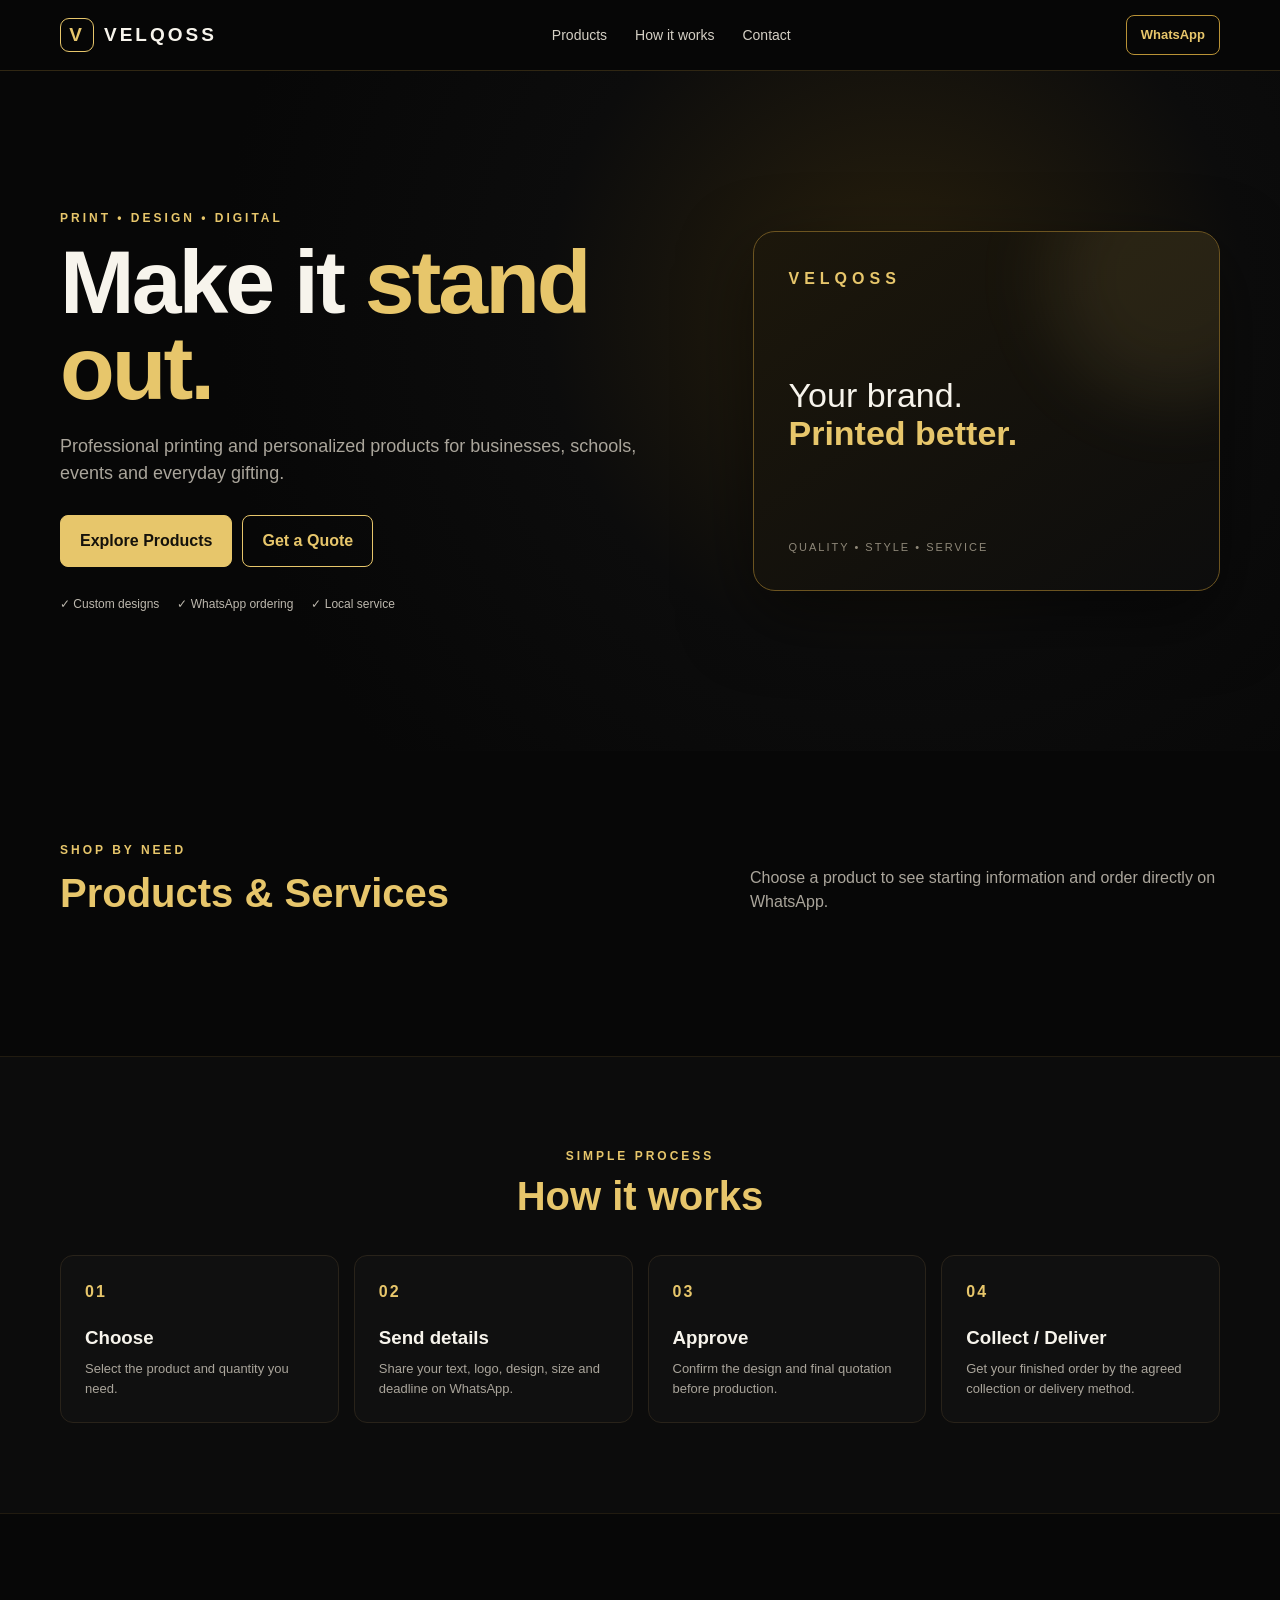
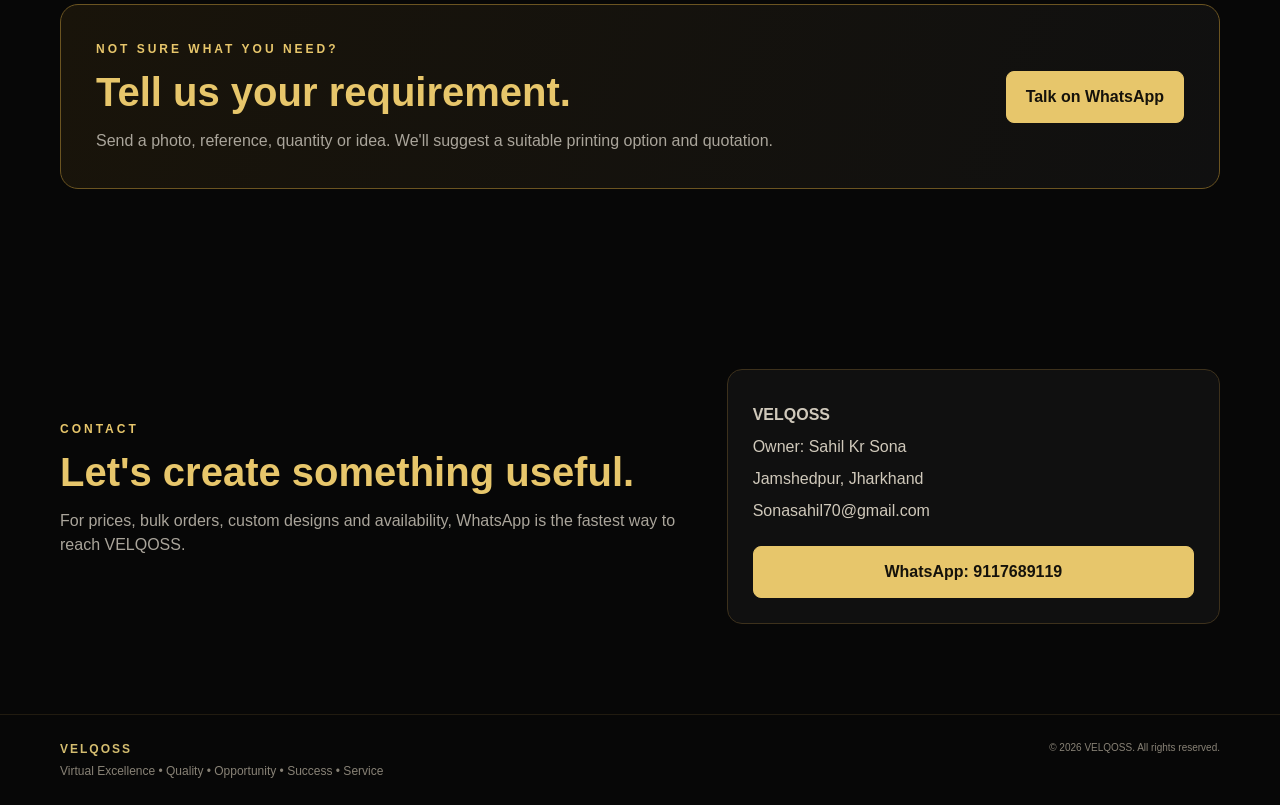
<file: index.html>
<!DOCTYPE html>
<html lang="en">
<head>
  <meta charset="UTF-8">
  <meta name="viewport" content="width=device-width, initial-scale=1.0">

  <title>VELQOSS | Print • Design • Digital</title>

  <meta name="description" content="VELQOSS — professional printing, personalized gifts, cards and digital design. Order easily on WhatsApp.">
  <meta name="theme-color" content="#080808">

  <link rel="stylesheet" href="styles.css">
</head>

<body>

<header class="site-header">
  <div class="container nav">

    <a class="brand" href="#">
      <span class="brand-mark">V</span>
      <span>VELQOSS</span>
    </a>

    <nav>
      <a href="#products">Products</a>
      <a href="#how">How it works</a>
      <a href="#contact">Contact</a>
    </nav>

    <a class="nav-wa" data-wa href="#">WhatsApp</a>

  </div>
</header>


<main>

  <!-- HERO -->
  <section class="hero">
    <div class="container hero-grid">

      <div>

        <div class="eyebrow">
          PRINT • DESIGN • DIGITAL
        </div>

        <h1>
          Make it <span>stand out.</span>
        </h1>

        <p class="hero-copy">
          Professional printing and personalized products for businesses,
          schools, events and everyday gifting.
        </p>

        <div class="hero-actions">

          <a class="btn primary" href="#products">
            Explore Products
          </a>

          <a class="btn secondary" data-wa href="#">
            Get a Quote
          </a>

        </div>

        <div class="trust-row">
          <span>✓ Custom designs</span>
          <span>✓ WhatsApp ordering</span>
          <span>✓ Local service</span>
        </div>

      </div>


      <div class="hero-card">

        <div class="shine"></div>

        <div class="mini-label">
          VELQOSS
        </div>

        <div class="hero-card-title">
          Your brand.<br>
          <b>Printed better.</b>
        </div>

        <div class="hero-card-bottom">
          QUALITY • STYLE • SERVICE
        </div>

      </div>

    </div>
  </section>



  <!-- PRODUCTS -->
  <section class="section" id="products">

    <div class="container">

      <div class="section-head">

        <div>

          <div class="eyebrow">
            SHOP BY NEED
          </div>

          <h2>
            Products & Services
          </h2>

        </div>

        <p>
          Choose a product to see starting information and order directly
          on WhatsApp.
        </p>

      </div>


      <!-- CATEGORY FILTERS -->
      <div id="filters" class="filters"></div>


      <!-- PRODUCT CATALOG -->
      <div id="catalog" class="catalog"></div>

    </div>

  </section>



  <!-- HOW IT WORKS -->
  <section class="section dark-section" id="how">

    <div class="container">

      <div class="section-head centered">

        <div class="eyebrow">
          SIMPLE PROCESS
        </div>

        <h2>
          How it works
        </h2>

      </div>


      <div class="steps">

        <article>
          <div class="step-no">01</div>
          <h3>Choose</h3>
          <p>
            Select the product and quantity you need.
          </p>
        </article>


        <article>
          <div class="step-no">02</div>
          <h3>Send details</h3>
          <p>
            Share your text, logo, design, size and deadline on WhatsApp.
          </p>
        </article>


        <article>
          <div class="step-no">03</div>
          <h3>Approve</h3>
          <p>
            Confirm the design and final quotation before production.
          </p>
        </article>


        <article>
          <div class="step-no">04</div>
          <h3>Collect / Deliver</h3>
          <p>
            Get your finished order by the agreed collection or delivery method.
          </p>
        </article>

      </div>

    </div>

  </section>



  <!-- QUOTE -->
  <section class="section">

    <div class="container quote-box">

      <div>

        <div class="eyebrow">
          NOT SURE WHAT YOU NEED?
        </div>

        <h2>
          Tell us your requirement.
        </h2>

        <p>
          Send a photo, reference, quantity or idea. We'll suggest a suitable
          printing option and quotation.
        </p>

      </div>


      <a class="btn primary" data-wa href="#">
        Talk on WhatsApp
      </a>

    </div>

  </section>



  <!-- CONTACT -->
  <section class="section contact-section" id="contact">

    <div class="container contact-grid">

      <div>

        <div class="eyebrow">
          CONTACT
        </div>

        <h2>
          Let's create something useful.
        </h2>

        <p class="muted">
          For prices, bulk orders, custom designs and availability,
          WhatsApp is the fastest way to reach VELQOSS.
        </p>

      </div>


      <div class="contact-card">

        <p>
          <b>VELQOSS</b>
        </p>

        <p>
          Owner: Sahil Kr Sona
        </p>

        <p>
          Jamshedpur, Jharkhand
        </p>

        <p>
          <a href="mailto:Sonasahil70@gmail.com">
            Sonasahil70@gmail.com
          </a>
        </p>

        <a class="btn primary full" data-wa href="#">
          WhatsApp: 9117689119
        </a>

      </div>

    </div>

  </section>

</main>



<!-- FOOTER -->
<footer>

  <div class="container footer-in">

    <div>

      <b>VELQOSS</b>

      <span>
        Virtual Excellence • Quality • Opportunity • Success • Service
      </span>

    </div>

    <small>
      © 2026 VELQOSS. All rights reserved.
    </small>

  </div>

</footer>



<!-- PRODUCTS DATA -->
<script src="products.js"></script>


<script>

  /* ==============================
     WHATSAPP
  ============================== */

  const WHATSAPP = "919117689119";


  function waLink(message) {

    return `https://wa.me/${WHATSAPP}?text=${encodeURIComponent(message)}`;

  }


  document.querySelectorAll("[data-wa]").forEach(el => {

    el.href = waLink(
      "Hello VELQOSS, I would like a quotation. Please share price, design options and details."
    );

  });



  /* ==============================
     CATALOG
  ============================== */

  const filtersEl =
    document.getElementById("filters");

  const catalogEl =
    document.getElementById("catalog");



  /* ==============================
     CATEGORIES
  ============================== */

  const categories = [
    { id: "all", name: "All" },
    ...CATEGORIES
  ];



  /* ==============================
     FILTERS
  ============================== */

  function renderFilters(active = "all") {

    filtersEl.innerHTML =
      categories.map(c =>

        `<button
          class="filter ${c.id === active ? "active" : ""}"
          data-filter="${c.id}">
          ${c.name}
        </button>`

      ).join("");


    filtersEl
      .querySelectorAll("[data-filter]")
      .forEach(btn => {

        btn.addEventListener("click", () => {

          renderCatalog(
            btn.dataset.filter
          );

        });

      });

  }



  /* ==============================
     PRODUCTS
  ============================== */

  function renderCatalog(category = "all") {

    renderFilters(category);


    const items =
      category === "all"
        ? PRODUCTS
        : PRODUCTS.filter(
            p => p.category === category
          );


    catalogEl.innerHTML = items.map(p => {

      const message =
        `Hello VELQOSS, I am interested in ${p.name}. Please send designs, current price, minimum quantity and delivery/collection details.`;


      return `

        <article class="product-card">


          <!-- PRODUCT IMAGE -->

          <div class="product-image ${p.theme}">

            ${
              p.image
                ? `<img
                    src="${p.image}"
                    alt="${p.name}"
                    loading="lazy"
                    onerror="this.style.display='none';"
                  >`
                : `<div class="product-icon">
                    ${p.icon || ""}
                  </div>`
            }

            <span class="badge">
              ${p.badge || ""}
            </span>

          </div>



          <!-- PRODUCT CONTENT -->

          <div class="product-content">

            <div class="product-category">
              ${p.categoryLabel || ""}
            </div>

            <h3>
              ${p.name}
            </h3>

            <p>
              ${p.description || ""}
            </p>


            <div class="product-bottom">

              <strong>
                ${p.price || ""}
              </strong>

              <a
                class="order-link"
                href="${waLink(message)}"
                target="_blank"
                rel="noopener">
                Order ↗
              </a>

            </div>

          </div>

        </article>

      `;

    }).join("");

  }



  /* ==============================
     START CATALOG
  ============================== */

  renderCatalog();

</script>

</body>
</html>
</file>
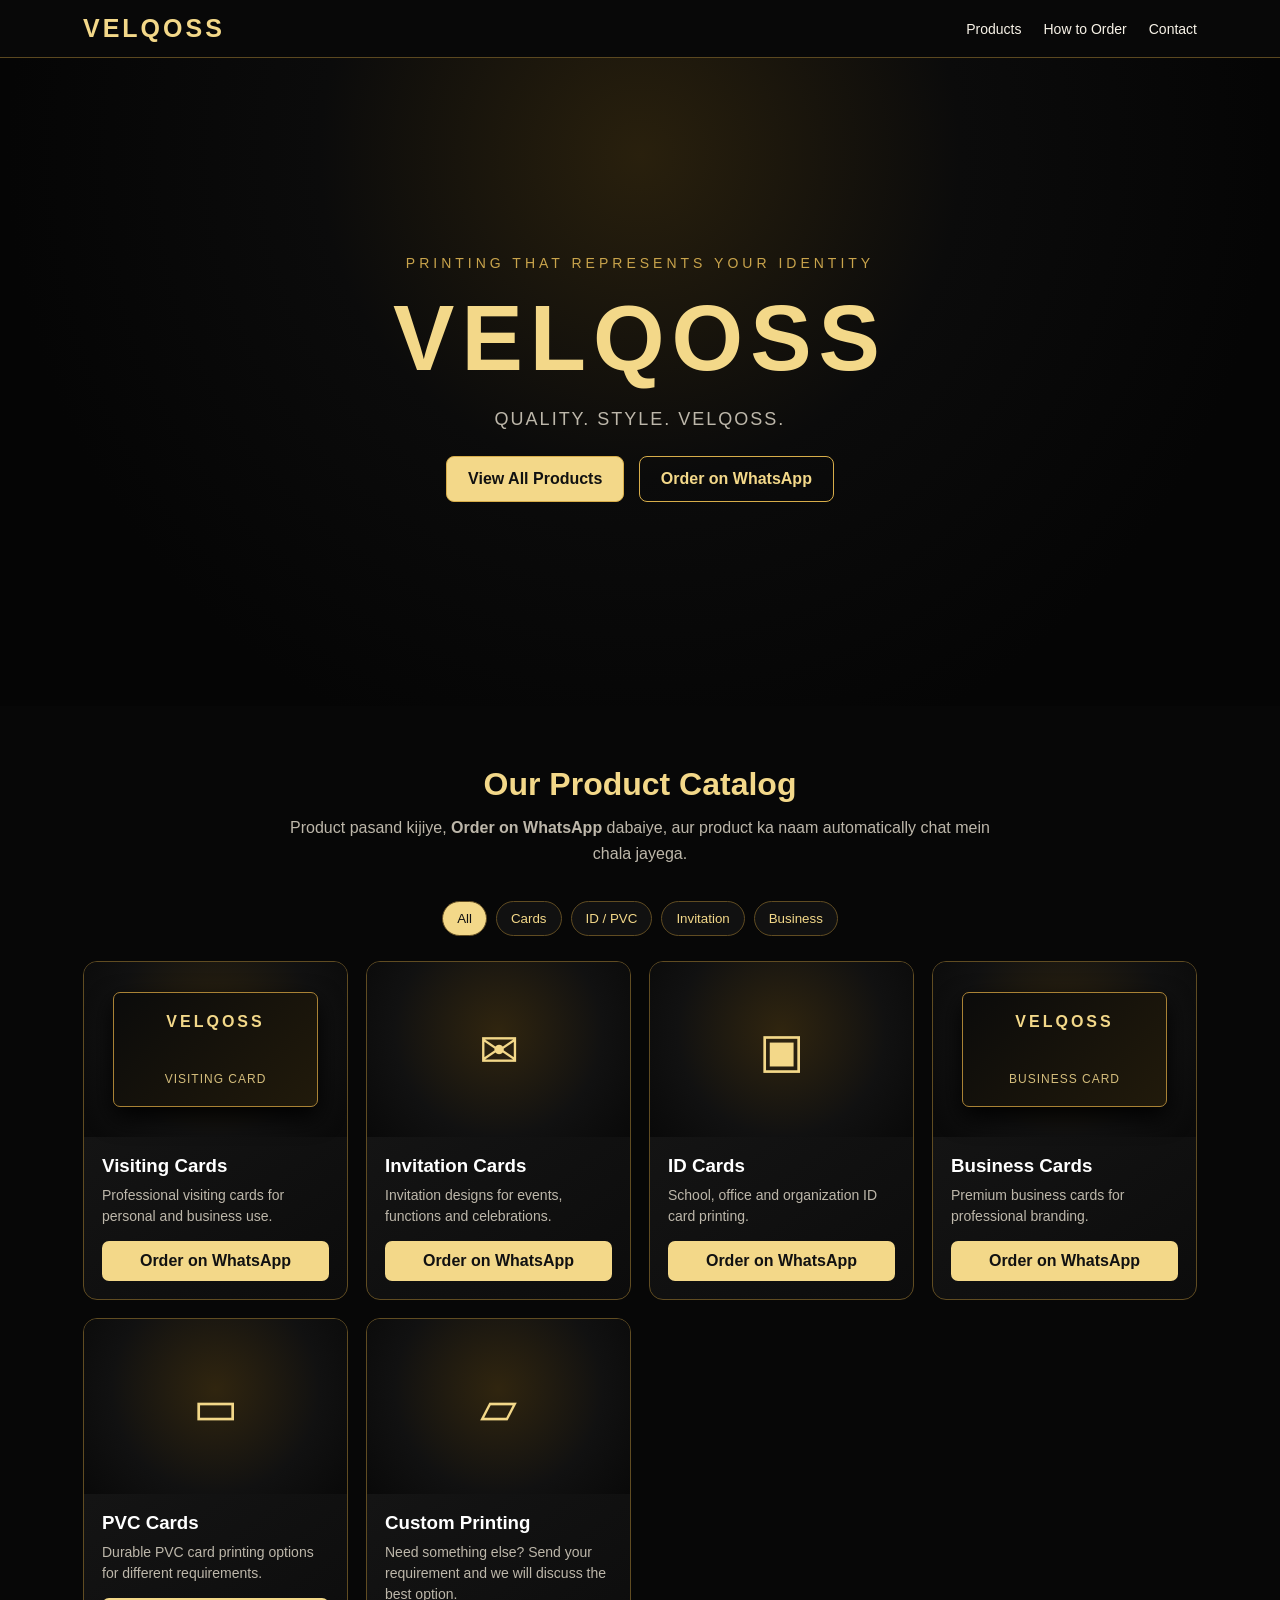
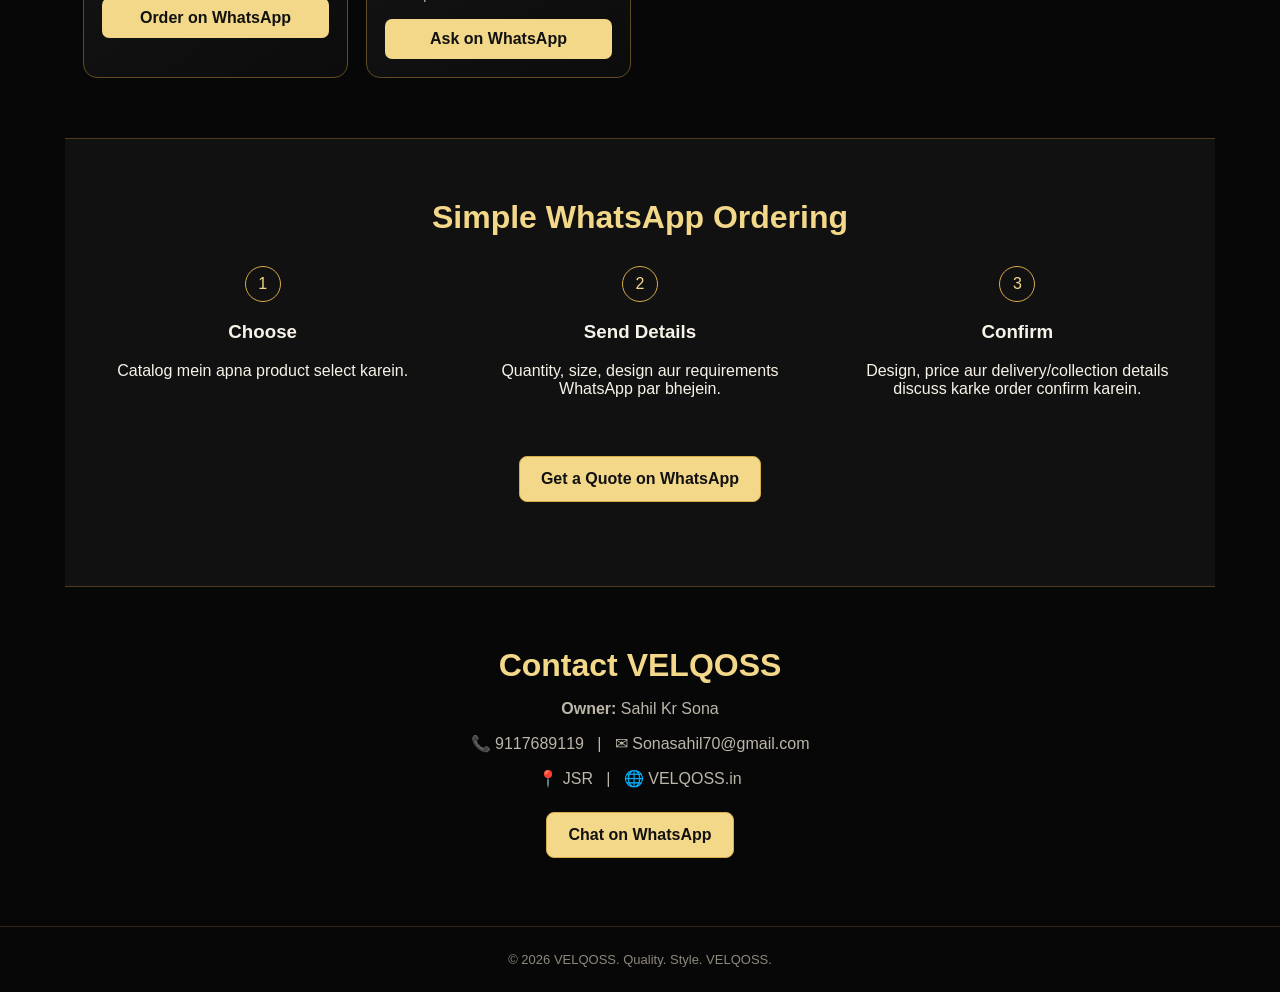
<file: VELQOSS_index_updated.html>
<!DOCTYPE html>
<html lang="en">
<head>
<meta charset="UTF-8">
<meta name="viewport" content="width=device-width, initial-scale=1.0">
<title>VELQOSS | Printing Catalog</title>
<meta name="description" content="VELQOSS printing catalog — choose a product and order directly on WhatsApp.">
<style>
:root{--gold:#d7ad4a;--gold2:#f3d889;--black:#070707;--card:#121212;--text:#f8f3e8;--muted:#bdb7aa}
*{box-sizing:border-box}
html{scroll-behavior:smooth}
body{margin:0;font-family:Arial,Helvetica,sans-serif;background:var(--black);color:var(--text)}
a{text-decoration:none;color:inherit}
.nav{position:sticky;top:0;z-index:20;background:#090909ee;border-bottom:1px solid #5b4820;backdrop-filter:blur(10px)}
.navin{max-width:1150px;margin:auto;padding:14px 18px;display:flex;align-items:center;justify-content:space-between}
.logo{font-size:25px;font-weight:800;letter-spacing:3px;color:var(--gold2)}
.navlinks{display:flex;gap:22px;font-size:14px}
.navlinks a:hover{color:var(--gold2)}
.hero{min-height:72vh;display:flex;align-items:center;justify-content:center;text-align:center;padding:65px 18px;background:radial-gradient(circle at 50% 15%,#29200d 0,#0b0b0b 38%,#050505 75%)}
.hero h1{font-size:clamp(45px,9vw,92px);margin:0;color:var(--gold2);letter-spacing:7px}
.hero p{font-size:18px;color:var(--muted);letter-spacing:2px}
.eyebrow{font-size:14px;letter-spacing:4px;color:#c9a44c;margin-bottom:15px}
.btn{display:inline-block;margin:8px 5px;padding:13px 21px;border:1px solid var(--gold);border-radius:8px;color:#111;background:var(--gold2);font-weight:700}
.btn.alt{background:transparent;color:var(--gold2)}
.section{max-width:1150px;margin:auto;padding:60px 18px}
.title{text-align:center;color:var(--gold2);font-size:32px;margin:0 0 12px}
.subtitle{text-align:center;color:var(--muted);margin:0 auto 35px;max-width:700px;line-height:1.6}
.filters{display:flex;gap:9px;flex-wrap:wrap;justify-content:center;margin-bottom:25px}
.filter{border:1px solid #604c22;background:#111;color:var(--gold2);padding:9px 14px;border-radius:999px;cursor:pointer}
.filter.active,.filter:hover{background:var(--gold2);color:#111}
.catalog{display:grid;grid-template-columns:repeat(auto-fit,minmax(235px,1fr));gap:18px}
.product{background:linear-gradient(145deg,#181818,#0c0c0c);border:1px solid #604c22;border-radius:14px;overflow:hidden;display:flex;flex-direction:column}
.product.hide{display:none}
.preview{height:175px;display:grid;place-items:center;background:radial-gradient(circle at 50% 40%,#30250f,#111 62%,#090909);position:relative}
.preview-card{width:78%;height:115px;border:1px solid #a98235;border-radius:7px;background:linear-gradient(135deg,#0b0b0b,#211a0b);box-shadow:0 10px 25px #000;display:grid;place-items:center;color:var(--gold2);font-weight:800;letter-spacing:3px}
.preview-card span{font-size:12px;letter-spacing:1px;font-weight:400;color:#d4bd7c}
.icon{font-size:48px;color:var(--gold2)}
.product-body{padding:18px}
.product h3{margin:0 0 8px;color:#fff}
.product p{margin:0 0 14px;color:var(--muted);font-size:14px;line-height:1.5}
.product .orderbtn{display:block;text-align:center;background:var(--gold2);color:#111;padding:11px;border-radius:7px;font-weight:800}
.order{background:#111;border-top:1px solid #4e3c1c;border-bottom:1px solid #4e3c1c;text-align:center}
.steps{display:grid;grid-template-columns:repeat(auto-fit,minmax(180px,1fr));gap:18px}
.step{padding:18px}.num{width:36px;height:36px;border:1px solid var(--gold);border-radius:50%;display:grid;place-items:center;margin:auto;color:var(--gold2)}
.contact{text-align:center}.contact p{color:var(--muted)}
footer{padding:25px;text-align:center;color:#8e887d;border-top:1px solid #332713;font-size:13px}
@media(max-width:650px){.navlinks{display:none}.hero{min-height:65vh}.hero p{font-size:14px}.section{padding:45px 14px}.catalog{grid-template-columns:1fr}}
</style>
</head>
<body>

<nav class="nav">
  <div class="navin">
    <div class="logo">VELQOSS</div>
    <div class="navlinks">
      <a href="#catalog">Products</a>
      <a href="#order">How to Order</a>
      <a href="#contact">Contact</a>
    </div>
  </div>
</nav>

<section class="hero">
  <div>
    <div class="eyebrow">PRINTING THAT REPRESENTS YOUR IDENTITY</div>
    <h1>VELQOSS</h1>
    <p>QUALITY. STYLE. VELQOSS.</p>
    <a class="btn" href="#catalog">View All Products</a>
    <a class="btn alt" href="https://wa.me/919117689119?text=Hello%20VELQOSS%2C%20I%20want%20to%20place%20an%20order.">Order on WhatsApp</a>
  </div>
</section>

<section class="section" id="catalog">
  <h2 class="title">Our Product Catalog</h2>
  <p class="subtitle">Product pasand kijiye, <b>Order on WhatsApp</b> dabaiye, aur product ka naam automatically chat mein chala jayega.</p>

  <div class="filters">
    <button class="filter active" onclick="filterProducts('all',this)">All</button>
    <button class="filter" onclick="filterProducts('cards',this)">Cards</button>
    <button class="filter" onclick="filterProducts('id',this)">ID / PVC</button>
    <button class="filter" onclick="filterProducts('invitation',this)">Invitation</button>
    <button class="filter" onclick="filterProducts('business',this)">Business</button>
  </div>

  <div class="catalog">
    <article class="product" data-cat="cards">
      <div class="preview"><div class="preview-card">VELQOSS<br><span>VISITING CARD</span></div></div>
      <div class="product-body"><h3>Visiting Cards</h3><p>Professional visiting cards for personal and business use.</p><a class="orderbtn" href="https://wa.me/919117689119?text=Hello%20VELQOSS%2C%20I%20like%20the%20Visiting%20Cards.%20Please%20send%20designs%2C%20price%20and%20details.">Order on WhatsApp</a></div>
    </article>

    <article class="product" data-cat="invitation">
      <div class="preview"><div class="icon">✉</div></div>
      <div class="product-body"><h3>Invitation Cards</h3><p>Invitation designs for events, functions and celebrations.</p><a class="orderbtn" href="https://wa.me/919117689119?text=Hello%20VELQOSS%2C%20I%20like%20the%20Invitation%20Cards.%20Please%20send designs%2C%20price%20and%20details.">Order on WhatsApp</a></div>
    </article>

    <article class="product" data-cat="id">
      <div class="preview"><div class="icon">▣</div></div>
      <div class="product-body"><h3>ID Cards</h3><p>School, office and organization ID card printing.</p><a class="orderbtn" href="https://wa.me/919117689119?text=Hello%20VELQOSS%2C%20I%20like%20the%20ID%20Cards.%20Please%20send%20designs%2C%20price%20and%20details.">Order on WhatsApp</a></div>
    </article>

    <article class="product" data-cat="business">
      <div class="preview"><div class="preview-card">VELQOSS<br><span>BUSINESS CARD</span></div></div>
      <div class="product-body"><h3>Business Cards</h3><p>Premium business cards for professional branding.</p><a class="orderbtn" href="https://wa.me/919117689119?text=Hello%20VELQOSS%2C%20I%20like%20the%20Business%20Cards.%20Please%20send%20designs%2C%20price%20and%20details.">Order on WhatsApp</a></div>
    </article>

    <article class="product" data-cat="id">
      <div class="preview"><div class="icon">▭</div></div>
      <div class="product-body"><h3>PVC Cards</h3><p>Durable PVC card printing options for different requirements.</p><a class="orderbtn" href="https://wa.me/919117689119?text=Hello%20VELQOSS%2C%20I%20like%20the%20PVC%20Cards.%20Please%20send%20designs%2C%20price%20and%20details.">Order on WhatsApp</a></div>
    </article>

    <article class="product" data-cat="cards">
      <div class="preview"><div class="icon">▱</div></div>
      <div class="product-body"><h3>Custom Printing</h3><p>Need something else? Send your requirement and we will discuss the best option.</p><a class="orderbtn" href="https://wa.me/919117689119?text=Hello%20VELQOSS%2C%20I%20need%20a%20custom%20printing%20product.%20Please%20help%20me%20with%20options%20and%20price.">Ask on WhatsApp</a></div>
    </article>
  </div>
</section>

<section class="section order" id="order">
  <h2 class="title">Simple WhatsApp Ordering</h2>
  <div class="steps">
    <div class="step"><div class="num">1</div><h3>Choose</h3><p>Catalog mein apna product select karein.</p></div>
    <div class="step"><div class="num">2</div><h3>Send Details</h3><p>Quantity, size, design aur requirements WhatsApp par bhejein.</p></div>
    <div class="step"><div class="num">3</div><h3>Confirm</h3><p>Design, price aur delivery/collection details discuss karke order confirm karein.</p></div>
  </div>
  <p><a class="btn" href="https://wa.me/919117689119?text=Hello%20VELQOSS%2C%20I%20want%20a%20quotation.">Get a Quote on WhatsApp</a></p>
</section>

<section class="section contact" id="contact">
  <h2 class="title">Contact VELQOSS</h2>
  <p><strong>Owner:</strong> Sahil Kr Sona</p>
  <p>📞 9117689119 &nbsp; | &nbsp; ✉ Sonasahil70@gmail.com</p>
  <p>📍 JSR &nbsp; | &nbsp; 🌐 VELQOSS.in</p>
  <a class="btn" href="https://wa.me/919117689119?text=Hello%20VELQOSS">Chat on WhatsApp</a>
</section>

<footer>© 2026 VELQOSS. Quality. Style. VELQOSS.</footer>

<script>
function filterProducts(cat,button){
  document.querySelectorAll('.filter').forEach(b=>b.classList.remove('active'));
  button.classList.add('active');
  document.querySelectorAll('.product').forEach(p=>{
    p.classList.toggle('hide',cat!=='all' && p.dataset.cat!==cat);
  });
}
</script>
</body>
</html>
</file>
<file: styles.css>
* {
  box-sizing: border-box;
}

:root {
  --bg: #070707;
  --surface: #111111;
  --surface2: #171717;
  --gold: #e7c66b;
  --gold2: #b99236;
  --text: #f7f4ec;
  --muted: #aaa59b;
  --line: #302713;
  --max: 1160px;
}

html {
  scroll-behavior: smooth;
}

body {
  margin: 0;
  background: var(--bg);
  color: var(--text);
  font-family: Inter, Arial, Helvetica, sans-serif;
  line-height: 1.5;
}

a {
  color: inherit;
  text-decoration: none;
}

.container {
  width: min(var(--max), calc(100% - 32px));
  margin: auto;
}


/* =========================
   HEADER
========================= */

.site-header {
  position: sticky;
  top: 0;
  z-index: 50;
  background: rgba(7, 7, 7, 0.92);
  backdrop-filter: blur(14px);
  border-bottom: 1px solid var(--line);
}

.nav {
  height: 70px;
  display: flex;
  align-items: center;
  justify-content: space-between;
  gap: 20px;
}

.brand {
  display: flex;
  align-items: center;
  gap: 10px;
  font-weight: 900;
  letter-spacing: 3px;
  font-size: 19px;
}

.brand-mark {
  width: 34px;
  height: 34px;
  display: grid;
  place-items: center;
  border: 1px solid var(--gold);
  color: var(--gold);
  border-radius: 9px;
}

nav {
  display: flex;
  gap: 28px;
  color: #d5d0c5;
  font-size: 14px;
}

nav a {
  transition: 0.2s ease;
}

nav a:hover {
  color: var(--gold);
}

.nav-wa {
  border: 1px solid var(--gold2);
  padding: 9px 14px;
  border-radius: 8px;
  color: var(--gold);
  font-weight: 700;
  font-size: 13px;
  transition: 0.2s ease;
}

.nav-wa:hover {
  background: var(--gold);
  color: #15120b;
}


/* =========================
   HERO
========================= */

.hero {
  min-height: 680px;
  display: flex;
  align-items: center;
  background:
    radial-gradient(
      circle at 70% 35%,
      #2a210d 0,
      #0c0c0c 35%,
      #070707 68%
    );
}

.hero-grid {
  display: grid;
  grid-template-columns: 1.15fr 0.85fr;
  align-items: center;
  gap: 60px;
  padding: 80px 0;
}

.eyebrow {
  font-size: 12px;
  letter-spacing: 3px;
  color: var(--gold);
  font-weight: 800;
  margin-bottom: 13px;
}

h1 {
  font-size: clamp(50px, 7vw, 92px);
  line-height: 0.95;
  margin: 0 0 22px;
  letter-spacing: -3px;
}

h1 span,
h2 {
  color: var(--gold);
}

.hero-copy {
  max-width: 620px;
  color: var(--muted);
  font-size: 18px;
}

.hero-actions {
  display: flex;
  gap: 10px;
  flex-wrap: wrap;
  margin: 28px 0;
}

.btn {
  display: inline-flex;
  justify-content: center;
  align-items: center;
  padding: 13px 19px;
  border-radius: 8px;
  font-weight: 800;
  border: 1px solid var(--gold);
  transition: 0.2s ease;
}

.btn:hover {
  transform: translateY(-2px);
}

.primary {
  background: var(--gold);
  color: #15120b;
}

.secondary {
  color: var(--gold);
  background: transparent;
}

.trust-row {
  display: flex;
  gap: 18px;
  flex-wrap: wrap;
  color: #bdb8ae;
  font-size: 12px;
}


/* =========================
   HERO CARD
========================= */

.hero-card {
  min-height: 360px;
  border: 1px solid #6c5420;
  border-radius: 22px;
  background: linear-gradient(145deg, #1c170b, #0d0d0d);
  padding: 35px;
  display: flex;
  flex-direction: column;
  justify-content: space-between;
  box-shadow: 0 25px 70px rgba(0, 0, 0, 0.5);
  position: relative;
  overflow: hidden;
}

.shine {
  position: absolute;
  width: 250px;
  height: 250px;
  border-radius: 50%;
  background: #e7c66b18;
  filter: blur(35px);
  right: -80px;
  top: -80px;
}

.mini-label {
  letter-spacing: 5px;
  color: var(--gold);
  font-weight: 900;
}

.hero-card-title {
  font-size: 34px;
  line-height: 1.1;
  position: relative;
}

.hero-card-title b {
  color: var(--gold);
}

.hero-card-bottom {
  font-size: 11px;
  letter-spacing: 2px;
  color: #8f8879;
}


/* =========================
   SECTIONS
========================= */

.section {
  padding: 90px 0;
}

.section-head {
  display: flex;
  justify-content: space-between;
  align-items: end;
  gap: 30px;
  margin-bottom: 30px;
}

.section-head h2,
.quote-box h2,
.contact-grid h2 {
  font-size: 40px;
  line-height: 1.05;
  margin: 0;
}

.section-head p {
  max-width: 470px;
  color: var(--muted);
  margin: 0;
}

.centered {
  display: block;
  text-align: center;
  margin-bottom: 38px;
}

.centered .eyebrow {
  margin-bottom: 10px;
}


/* =========================
   FILTERS
========================= */

.filters {
  display: flex;
  gap: 9px;
  flex-wrap: wrap;
  margin-bottom: 22px;
}

.filter {
  cursor: pointer;
  background: #0d0d0d;
  color: #d8d1c2;
  border: 1px solid #3c311d;
  border-radius: 999px;
  padding: 9px 15px;
  transition: 0.2s ease;
}

.filter.active,
.filter:hover {
  background: var(--gold);
  color: #17130b;
  border-color: var(--gold);
}


/* =========================
   PRODUCT GRID
========================= */

.catalog {
  display: grid;
  grid-template-columns: repeat(3, 1fr);
  gap: 18px;
}


/* =========================
   PRODUCT CARD
========================= */

.product-card {
  background: linear-gradient(150deg, #171717, #0e0e0e);
  border: 1px solid #29231a;
  border-radius: 15px;
  overflow: hidden;
  transition: 0.25s ease;
}

.product-card:hover {
  transform: translateY(-4px);
  border-color: #695321;
  box-shadow: 0 15px 35px rgba(0, 0, 0, 0.3);
}


/* =========================
   PRODUCT IMAGE
========================= */

.product-image {
  height: 200px;
  width: 100%;
  position: relative;
  overflow: hidden;
  display: flex;
  align-items: center;
  justify-content: center;

  background:
    radial-gradient(
      circle at center,
      #29210e,
      #0e0e0e 70%
    );
}


/* REAL PRODUCT IMAGE */

.product-image img {
  width: 100%;
  height: 100%;
  display: block;

  object-fit: cover;
  object-position: center;

  transition: transform 0.35s ease;
}


/* IMAGE ZOOM ON CARD HOVER */

.product-card:hover .product-image img {
  transform: scale(1.04);
}


/* OLD ICON SUPPORT */

.product-icon {
  font-size: 55px;
  color: var(--gold);
  font-weight: 900;
}


/* IMAGE THEMES */

.product-image.theme-light {
  background:
    radial-gradient(
      circle at center,
      #302817,
      #111111 70%
    );
}

.product-image.theme-red {
  background:
    radial-gradient(
      circle at center,
      #2b1711,
      #101010 70%
    );
}

.product-image.theme-blue {
  background:
    radial-gradient(
      circle at center,
      #142029,
      #101010 70%
    );
}


/* BADGE */

.badge {
  position: absolute;
  top: 12px;
  right: 12px;

  font-size: 10px;
  padding: 5px 8px;

  border: 1px solid #80652a;
  border-radius: 999px;

  color: var(--gold);
  background: rgba(9, 9, 9, 0.82);

  backdrop-filter: blur(5px);
}


/* =========================
   PRODUCT CONTENT
========================= */

.product-content {
  padding: 18px;
}

.product-category {
  font-size: 10px;
  text-transform: uppercase;
  letter-spacing: 1.8px;
  color: var(--gold2);
  font-weight: 800;
}

.product-content h3 {
  margin: 6px 0 7px;
  font-size: 21px;
}

.product-content p {
  color: var(--muted);
  font-size: 13px;
  min-height: 40px;
  margin: 0 0 17px;
}

.product-bottom {
  display: flex;
  justify-content: space-between;
  align-items: center;
  border-top: 1px solid #28231a;
  padding-top: 14px;
}

.product-bottom strong {
  font-size: 13px;
  color: #e5dfd3;
}

.order-link {
  background: var(--gold);
  color: #17130b;
  padding: 8px 12px;
  border-radius: 7px;
  font-weight: 900;
  font-size: 12px;
  transition: 0.2s ease;
}

.order-link:hover {
  transform: translateY(-1px);
}


/* =========================
   HOW IT WORKS
========================= */

.dark-section {
  background: #0c0c0c;
  border-top: 1px solid #211b10;
  border-bottom: 1px solid #211b10;
}

.steps {
  display: grid;
  grid-template-columns: repeat(4, 1fr);
  gap: 15px;
}

.steps article {
  padding: 24px;
  border: 1px solid #29231a;
  border-radius: 13px;
  background: #101010;
  transition: 0.2s ease;
}

.steps article:hover {
  border-color: #695321;
  transform: translateY(-3px);
}

.step-no {
  color: var(--gold);
  font-weight: 900;
  letter-spacing: 2px;
}

.steps h3 {
  margin: 20px 0 7px;
}

.steps p {
  color: var(--muted);
  font-size: 13px;
  margin: 0;
}


/* =========================
   QUOTE BOX
========================= */

.quote-box {
  display: flex;
  align-items: center;
  justify-content: space-between;
  gap: 30px;

  padding: 35px;

  border: 1px solid #6b5421;
  border-radius: 18px;

  background:
    linear-gradient(
      110deg,
      #19140a,
      #101010
    );
}

.quote-box p {
  color: var(--muted);
  max-width: 700px;
  margin-bottom: 0;
}


/* =========================
   CONTACT
========================= */

.contact-grid {
  display: grid;
  grid-template-columns: 1fr 0.8fr;
  gap: 50px;
  align-items: center;
}

.muted {
  color: var(--muted);
}

.contact-card {
  border: 1px solid #3d311c;
  border-radius: 15px;
  padding: 25px;
  background: #101010;
}

.contact-card p {
  margin: 8px 0;
  color: #d0c9bb;
}

.full {
  width: 100%;
  margin-top: 15px;
}


/* =========================
   FOOTER
========================= */

footer {
  border-top: 1px solid #211b10;
  padding: 25px 0;
  color: #888276;
  font-size: 12px;
}

.footer-in {
  display: flex;
  justify-content: space-between;
  gap: 20px;
}

.footer-in div {
  display: flex;
  flex-direction: column;
  gap: 4px;
}

.footer-in b {
  color: #d4bd70;
  letter-spacing: 2px;
}


/* =========================
   TABLET
========================= */

@media (max-width: 850px) {

  .hero-grid,
  .contact-grid {
    grid-template-columns: 1fr;
  }

  .hero-card {
    min-height: 280px;
  }

  .catalog {
    grid-template-columns: repeat(2, 1fr);
  }

  .steps {
    grid-template-columns: repeat(2, 1fr);
  }

  .section-head {
    display: block;
  }

  .section-head p {
    margin-top: 12px;
  }
}


/* =========================
   MOBILE
========================= */

@media (max-width: 600px) {

  .container {
    width: min(
      var(--max),
      calc(100% - 24px)
    );
  }

  .nav {
    height: 62px;
  }

  .nav nav {
    display: none;
  }

  .nav-wa {
    padding: 8px 11px;
  }

  .hero {
    min-height: auto;
  }

  .hero-grid {
    padding: 65px 0;
  }

  .hero-card {
    min-height: 245px;
  }

  .section {
    padding: 65px 0;
  }

  h1 {
    font-size: 54px;
  }

  .hero-copy {
    font-size: 16px;
  }

  .catalog,
  .steps {
    grid-template-columns: 1fr;
  }

  /* MOBILE PRODUCT IMAGE */

  .product-image {
    height: 190px;
  }

  .section-head h2,
  .quote-box h2,
  .contact-grid h2 {
    font-size: 32px;
  }

  .quote-box {
    display: block;
  }

  .quote-box .btn {
    margin-top: 20px;
  }

  .footer-in {
    display: block;
  }

  .footer-in small {
    display: block;
    margin-top: 10px;
  }
}
</file>
